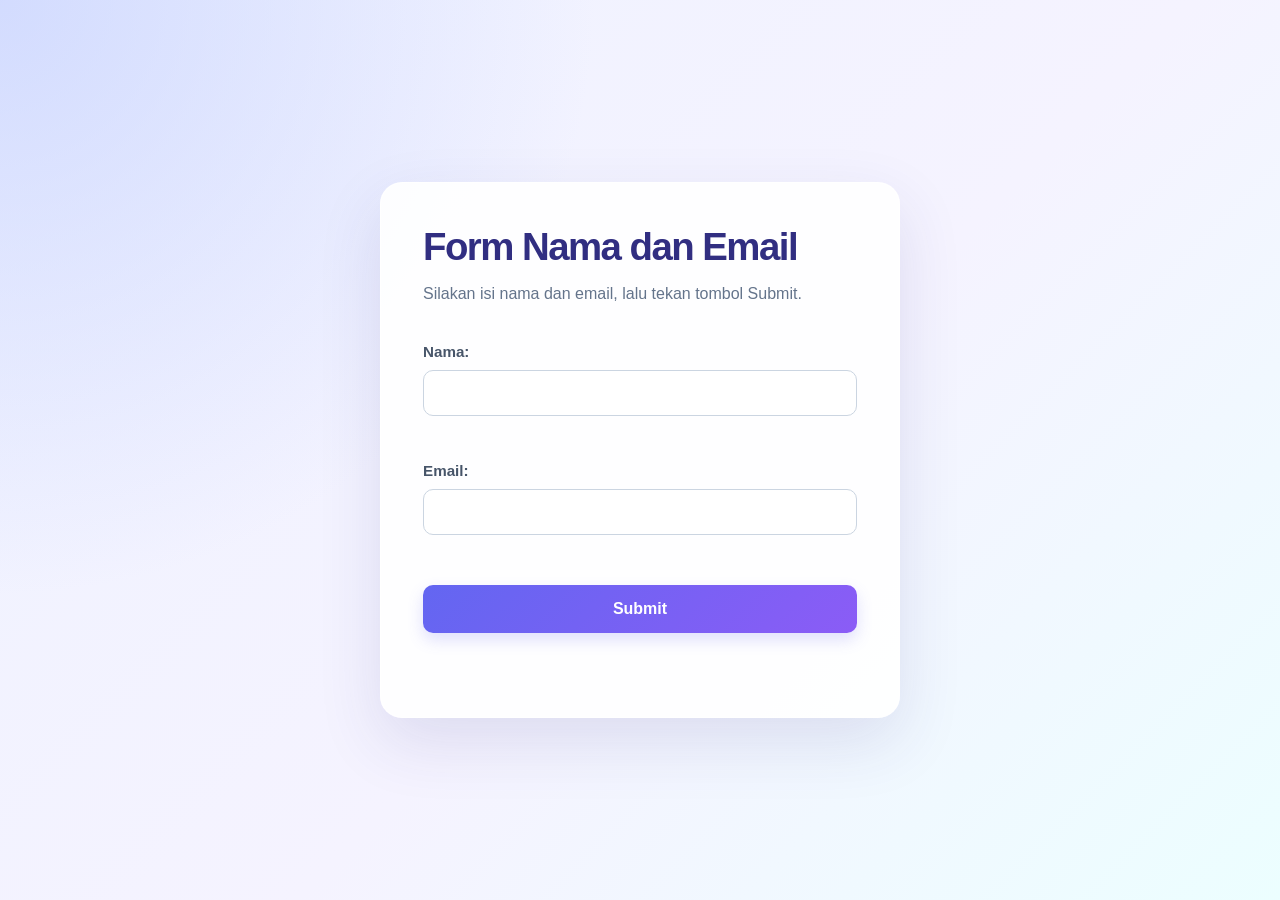
<file: Event Handling/index.html>
<!DOCTYPE html>
<html lang="id">
<head>
    <meta charset="UTF-8">
    <meta name="viewport" content="width=device-width, initial-scale=1.0">
    <title>Form Nama dan Email</title>
    <link rel="stylesheet" href="style.css">
</head>
<body>
    <main>
        <h1>Form Nama dan Email</h1>

        <p>Silakan isi nama dan email, lalu tekan tombol Submit.</p>
        
        <div id="output4"></div>
    </main>

    <script src="event.js"></script>
</body>
</html>
</file>
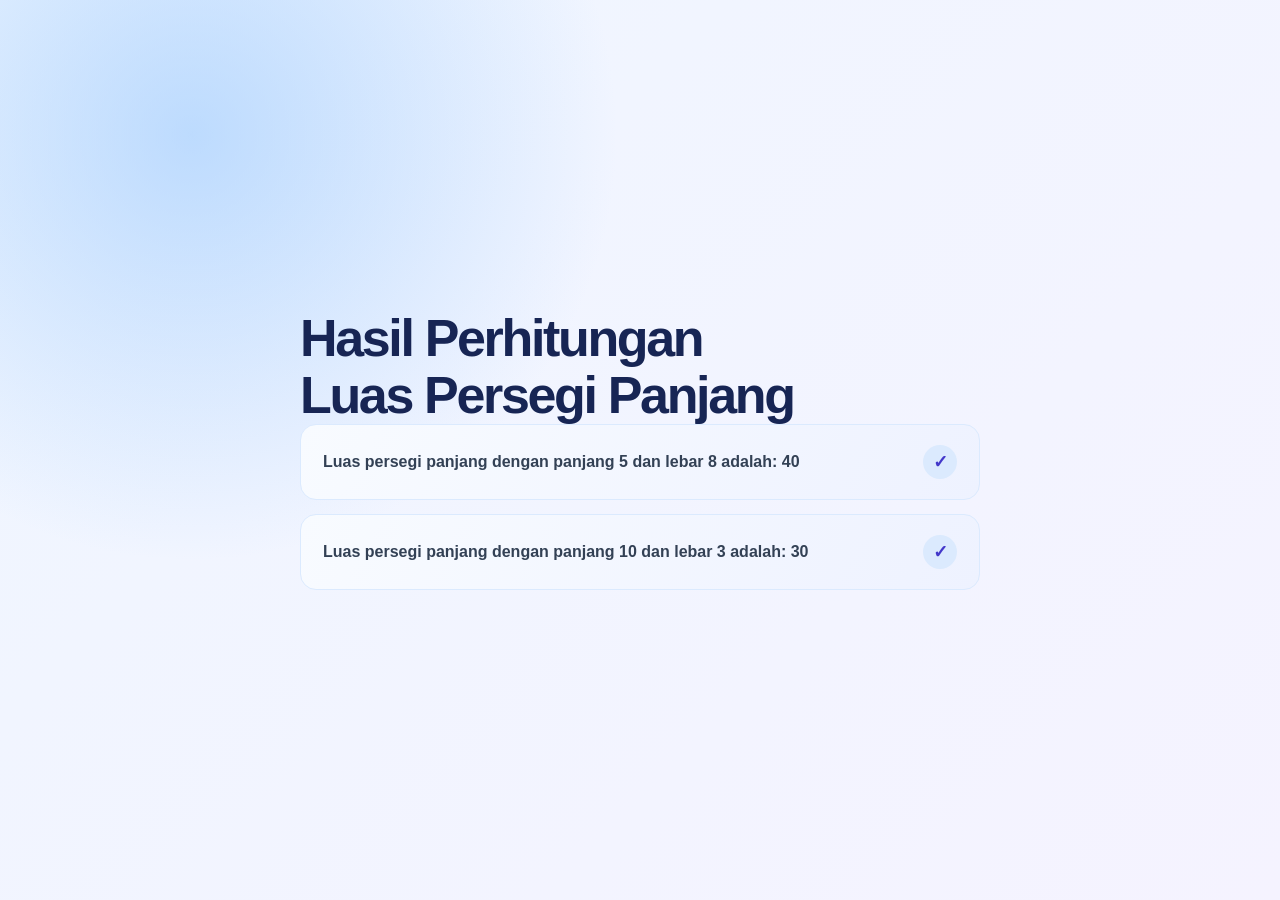
<file: Operator dan Fungsi/index.html>
<!DOCTYPE html>
<html lang="id">

<head>
     <meta charset="UTF-8">
     <meta name="viewport" content="width=device-width, initial-scale=1.0">
     <title>Hasil Perhitungan Luas</title>
     <link rel="stylesheet" href="style.css">
</head>

<body>
     <div class="container">
           <h1>Hasil  Perhitungan Luas Persegi Panjang</h1>
           <div id="hasil"></div> 
     </div>
  


     <script src="script.js"></script>

</body>

</html>
</file>
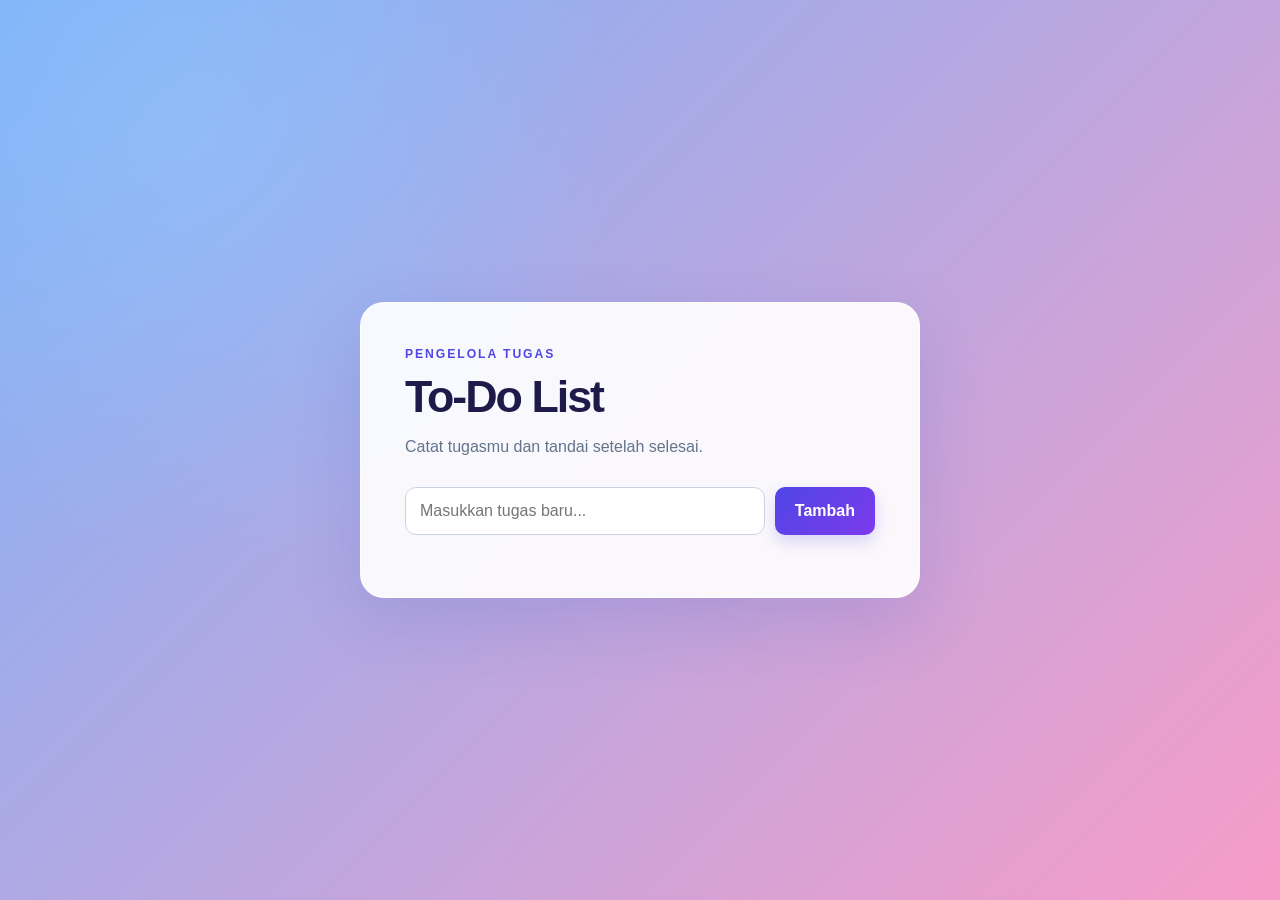
<file: To-do-list/index.html>
<!DOCTYPE html>
<html lang="id">
<head>
    <meta charset="UTF-8">
    <meta name="viewport" content="width=device-width, initial-scale=1.0">
    <title>To-Do List</title>
    <link rel="stylesheet" href="style.css">
</head>
<body>
    <main class="todo-card">
        <p class="eyebrow">PENGELOLA TUGAS</p>
        <h1>To-Do List</h1>
        <p class="description">Catat tugasmu dan tandai setelah selesai.</p>

        <div id="output5"></div>
    </main>

    <script src="dolist.js"></script>
</body>
</html>
</file>
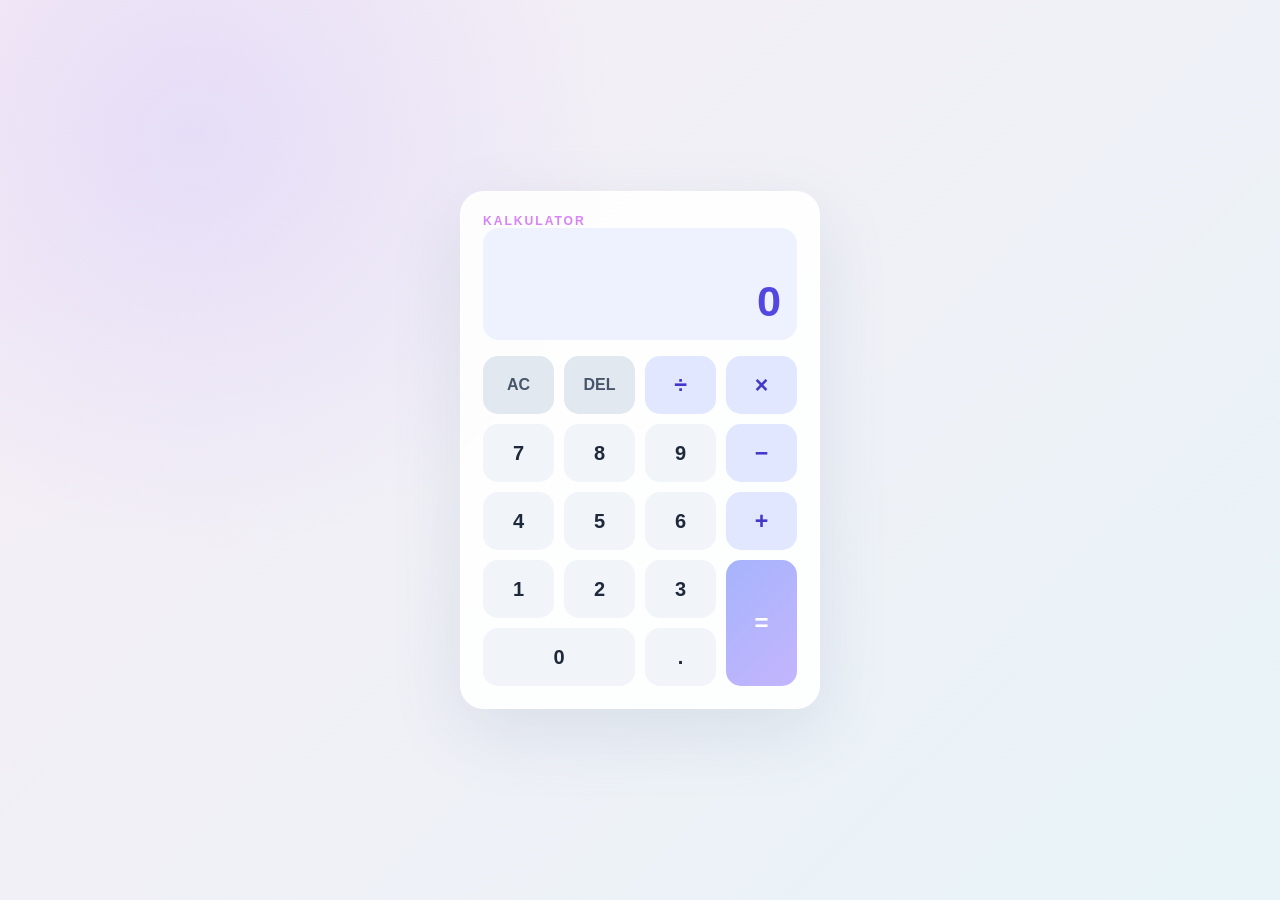
<file: TUGAS/index.html>
<!DOCTYPE html>
<html lang="id">
<head>
    <meta charset="UTF-8">
    <meta name="viewport" content="width=device-width, initial-scale=1.0">
    <title>Kalkulator Sederhana</title>
    <link rel="stylesheet" href="style.css">
</head>
<body>
    <main class="calculator">
        <div class="calculator-heading">
            <p class="eyebrow">KALKULATOR</p>
        </div>

        <section class="display" aria-label="Layar kalkulator">
            <p id="expression" aria-live="polite"></p>
            <output id="display" aria-live="polite">0</output>
        </section>

        <div class="keypad" aria-label="Tombol kalkulator">
            <button type="button" class="key key-utility" data-action="clear">AC</button>
            <button type="button" class="key key-utility" data-action="delete" aria-label="Hapus angka terakhir">DEL</button>
            <button type="button" class="key key-operator" data-operation="divide" aria-label="Bagi">÷</button>
            <button type="button" class="key key-operator" data-operation="multiply" aria-label="Kali">×</button>

            <button type="button" class="key" data-digit="7">7</button>
            <button type="button" class="key" data-digit="8">8</button>
            <button type="button" class="key" data-digit="9">9</button>
            <button type="button" class="key key-operator" data-operation="subtract" aria-label="Kurang">−</button>

            <button type="button" class="key" data-digit="4">4</button>
            <button type="button" class="key" data-digit="5">5</button>
            <button type="button" class="key" data-digit="6">6</button>
            <button type="button" class="key key-operator" data-operation="add" aria-label="Tambah">+</button>

            <button type="button" class="key" data-digit="1">1</button>
            <button type="button" class="key" data-digit="2">2</button>
            <button type="button" class="key" data-digit="3">3</button>
            <button type="button" class="key key-equals" data-action="equals" aria-label="Sama dengan">=</button>

            <button type="button" class="key key-zero" data-digit="0">0</button>
            <button type="button" class="key" data-action="decimal" aria-label="Koma desimal">.</button>
        </div>
    </main>

    <script src="kalkulator.js"></script>
</body>
</html>
</file>
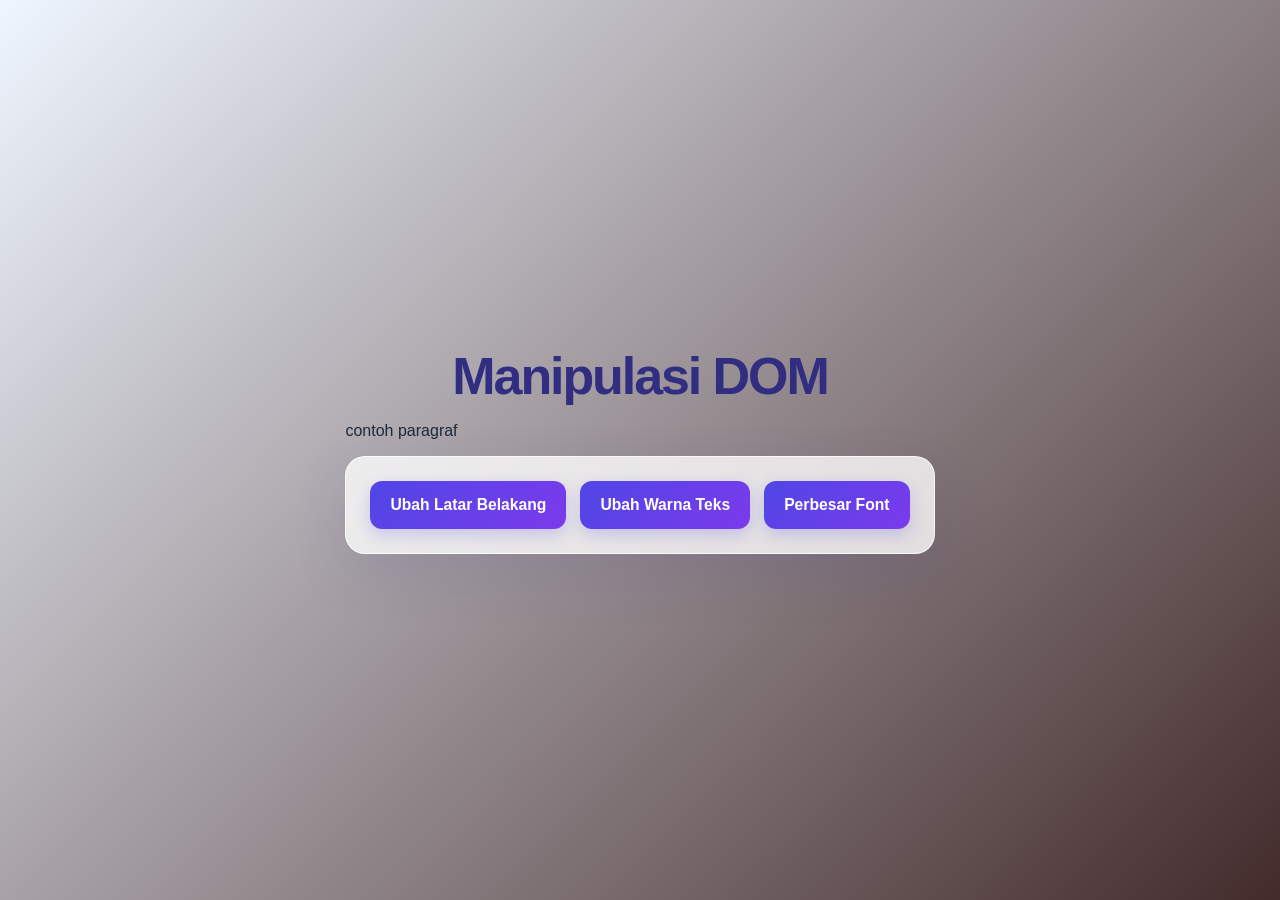
<file: manipulasi DOM/contoh.html>
<!DOCTYPE html>
<html lang="id">

<head>
    <meta charset="UTF-8">
    <meta name="viewport" content="width=device-width, initial-scale=1.0">
    <title>Ubah Tampilan</title>
    <link rel="stylesheet" href="dom.css">
</head>

<body>
    <div class="container">
        <h1>Manipulasi DOM</h1>
        <p>contoh paragraf</p>
        <div id="output3"></div>

    <script src="interactive.js"></script>

</body>

</html>
</file>
<file: Event Handling/style.css>
* {
    box-sizing: border-box;
}

body {
    min-height: 100vh;
    margin: 0;
    padding: 32px 18px;
    display: grid;
    place-items: center;
    font-family: "Segoe UI", Tahoma, Geneva, Verdana, sans-serif;
    color: #334155;
    background:
        radial-gradient(circle at top left, rgba(199, 210, 254, 0.7), transparent 38%),
        linear-gradient(135deg, #eef2ff, #f5f3ff 55%, #ecfeff);
}

main {
    width: min(100%, 520px);
    padding: clamp(26px, 6vw, 42px);
    border: 1px solid rgba(255, 255, 255, 0.85);
    border-radius: 22px;
    background: rgba(255, 255, 255, 0.9);
    box-shadow: 0 24px 65px rgba(49, 46, 129, 0.12);
}

h1 {
    margin: 0;
    color: #312e81;
    font-size: clamp(1.8rem, 5vw, 2.4rem);
    letter-spacing: -0.04em;
}

main > p {
    margin: 12px 0 28px;
    color: #64748b;
    line-height: 1.6;
}

#output4 form {
    display: grid;
    grid-template-columns: 1fr;
    gap: 10px;
}

#output4 label {
    margin-top: 8px;
    color: #475569;
    font-size: 0.95rem;
    font-weight: 700;
}

#output4 input {
    width: 100%;
    min-height: 46px;
    padding: 10px 13px;
    border: 1px solid #cbd5e1;
    border-radius: 10px;
    background: #fff;
    color: #0f172a;
    font: inherit;
    transition: border-color 160ms ease, box-shadow 160ms ease;
}

#output4 input:focus {
    border-color: #6366f1;
    outline: none;
    box-shadow: 0 0 0 3px rgba(99, 102, 241, 0.16);
}

#output4 button {
    min-height: 48px;
    margin-top: 12px;
    border: 0;
    border-radius: 10px;
    background: linear-gradient(135deg, #6366f1, #8b5cf6);
    color: #fff;
    font: inherit;
    font-weight: 700;
    cursor: pointer;
    box-shadow: 0 7px 16px rgba(99, 102, 241, 0.2);
    transition: transform 160ms ease, filter 160ms ease;
}

#output4 button:hover {
    transform: translateY(-1px);
    filter: brightness(1.08);
}

#output4 button:focus-visible {
    outline: 3px solid #c5ccef;
    outline-offset: 3px;
}

#error-message {
    min-height: 1.5em;
    margin-top: 8px;
    line-height: 1.5;
}
</file>
<file: Operator dan Fungsi/style.css>
* {
    box-sizing: border-box;
}

body {
    min-height: 100vh;
    margin: 0;
    padding: 32px 20px;
    display: grid;
    place-items: center;
    font-family: "Segoe UI", Tahoma, Geneva, Verdana, sans-serif;
    color: #172554;
    background:
        radial-gradient(circle at 15% 15%, rgba(147, 197, 253, 0.55), transparent 32%),
        linear-gradient(135deg, #eff6ff, #f5f3ff);
}

.container {
    width: min(100%, 680px);
}

.card {
    padding: clamp(28px, 7vw, 56px);
    border: 1px solid rgba(255, 255, 255, 0.8);
    border-radius: 24px;
    background: rgba(255, 255, 255, 0.88);
    box-shadow: 0 24px 70px rgba(30, 64, 175, 0.14);
    backdrop-filter: blur(12px);
}

.eyebrow {
    margin: 0 0 12px;
    color: #4f46e5;
    font-size: 0.76rem;
    font-weight: 800;
    letter-spacing: 0.16em;
}

h1 {
    max-width: 520px;
    margin: 0;
    font-size: clamp(2rem, 6vw, 3.25rem);
    line-height: 1.1;
    letter-spacing: -0.045em;
}

.description {
    margin: 16px 0 30px;
    color: #64748b;
    font-size: 1rem;
    line-height: 1.6;
}

#hasil {
    display: grid;
    gap: 14px;
}

#hasil p {
    display: flex;
    align-items: center;
    justify-content: space-between;
    gap: 16px;
    margin: 0;
    padding: 20px 22px;
    border: 1px solid #dbeafe;
    border-radius: 16px;
    background: linear-gradient(120deg, #f8fbff, #eef2ff);
    color: #334155;
    font-weight: 600;
    line-height: 1.5;
}

#hasil p::after {
    content: "✓";
    flex: 0 0 auto;
    display: grid;
    width: 34px;
    height: 34px;
    place-items: center;
    border-radius: 50%;
    background: #dbeafe;
    color: #4338ca;
    font-size: 1.1rem;
    font-weight: 800;
}

@media (max-width: 480px) {
    body {
        padding: 20px 14px;
    }

    .card {
        border-radius: 18px;
    }

    #hasil p {
        padding: 16px;
    }
}
</file>
<file: To-do-list/style.css>
* {
    box-sizing: border-box;
}

body {
    min-height: 100vh;
    margin: 0;
    padding: 32px 18px;
    display: grid;
    place-items: center;
    font-family: "Segoe UI", Tahoma, Geneva, Verdana, sans-serif;
    color: #172554;
    background:
        radial-gradient(circle at 15% 15%, rgba(147, 197, 253, 0.55), transparent 32%),
        linear-gradient(135deg, #7cb2f8, #f79cc8);
}

.todo-card {
    width: min(100%, 560px);
    padding: clamp(26px, 6vw, 44px);
    border: 1px solid rgba(255, 255, 255, 0.85);
    border-radius: 24px;
    background: rgba(255, 255, 255, 0.92);
    box-shadow: 0 24px 70px rgba(30, 64, 175, 0.14);
}

.eyebrow {
    margin: 0 0 10px;
    color: #4f46e5;
    font-size: 0.76rem;
    font-weight: 800;
    letter-spacing: 0.16em;
}

h1 {
    margin: 0;
    color: #1e1b4b;
    font-size: clamp(2rem, 6vw, 2.8rem);
    letter-spacing: -0.045em;
}

.description {
    margin: 12px 0 28px;
    color: #64748b;
    line-height: 1.6;
}

#output5 {
    display: grid;
    grid-template-columns: minmax(0, 1fr) auto;
    gap: 14px 10px;
}

#task-input {
    min-width: 0;
    min-height: 48px;
    padding: 11px 14px;
    border: 1px solid #cbd5e1;
    border-radius: 11px;
    color: #0f172a;
    font: inherit;
}

#task-input:focus {
    border-color: #6366f1;
    outline: none;
    box-shadow: 0 0 0 3px rgba(99, 102, 241, 0.16);
}

#add-task,
#task-list button {
    border: 0;
    border-radius: 10px;
    color: #fff;
    font: inherit;
    font-weight: 700;
    cursor: pointer;
    transition: filter 160ms ease, transform 160ms ease;
}

#add-task {
    padding: 0 20px;
    background: linear-gradient(135deg, #4f46e5, #7c3aed);
    box-shadow: 0 7px 16px rgba(79, 70, 229, 0.2);
}

#add-task:hover,
#task-list button:hover {
    transform: translateY(-1px);
    filter: brightness(1.08);
}

#task-list {
    grid-column: 1 / -1;
    display: grid;
    gap: 10px;
    margin: 4px 0 0;
    padding: 0;
    list-style: none;
}

#task-list li {
    display: grid;
    grid-template-columns: auto minmax(0, 1fr) auto;
    align-items: center;
    gap: 12px;
    min-height: 54px;
    padding: 10px 12px;
    border: 1px solid #e2e8f0;
    border-radius: 12px;
    background: #f8fafc;
    color: #334155;
    overflow-wrap: anywhere;
}

#task-list input[type="checkbox"] {
    width: 18px;
    height: 18px;
    margin: 0;
    accent-color: #4f46e5;
    cursor: pointer;
}

#task-list button {
    padding: 8px 11px;
    background: #e11d48;
    font-size: 0.88rem;
}

#add-task:focus-visible,
#task-list button:focus-visible,
#task-list input[type="checkbox"]:focus-visible {
    outline: 3px solid #a5b4fc;
    outline-offset: 3px;
}

@media (max-width: 420px) {
    body {
        padding: 18px 12px;
    }

    .todo-card {
        border-radius: 18px;
    }

    #output5 {
        grid-template-columns: 1fr;
    }

    #add-task {
        min-height: 46px;
    }

    #task-list {
        grid-column: 1;
    }
}
</file>
<file: TUGAS/style.css>
* {
    box-sizing: border-box;
}

body {
    min-height: 100vh;
    margin: 0;
    padding: 32px 18px;
    display: grid;
    place-items: center;
    font-family: "Segoe UI", Tahoma, Geneva, Verdana, sans-serif;
    color: #26324f;
    background:
        radial-gradient(circle at 15% 15%, rgba(196, 181, 253, 0.3), transparent 32%),
        linear-gradient(135deg, #f7edf5, #e8f4f8);
}

.calculator {
    width: min(100%, 360px);
    padding: 22px;
    border: 1px solid rgba(255, 255, 255, 0.85);
    border-radius: 24px;
    background: rgba(255, 255, 255, 0.88);
    box-shadow: 0 24px 70px rgba(92, 110, 150, 0.14);
}

.eyebrow {
    margin: 0;
    color: #d882f7;
    font-size: 0.76rem;
    font-weight: 800;
    letter-spacing: 0.16em;
}

h1 {
    margin: 5px 0 18px;
    color: #e68b64;
    font-size: 1.15rem;
    letter-spacing: -0.02em;
}

.display {
    min-height: 112px;
    margin-bottom: 16px;
    padding: 14px 16px;
    display: flex;
    flex-direction: column;
    align-items: flex-end;
    justify-content: flex-end;
    overflow: hidden;
    border-radius: 16px;
    background: #eef2ff;
    text-align: right;
}

#expression {
    width: 100%;
    min-height: 1.4em;
    margin: 0 0 6px;
    color: #4d83d0;
    font-size: 0.95rem;
    overflow-wrap: anywhere;
}

#display {
    max-width: 100%;
    color: #5247e1;
    font-size: clamp(2rem, 10vw, 2.7rem);
    font-weight: 700;
    line-height: 1.1;
    overflow-wrap: anywhere;
}

.keypad {
    display: grid;
    grid-template-columns: repeat(4, 1fr);
    gap: 10px;
}

.key {
    min-width: 0;
    min-height: 58px;
    border: 0;
    border-radius: 15px;
    background: #f1f5f9;
    color: #1e293b;
    font: inherit;
    font-size: 1.25rem;
    font-weight: 700;
    cursor: pointer;
    transition: background-color 160ms ease, transform 160ms ease;
}

.key:hover {
    transform: translateY(-1px);
    background: #e2e8f0;
}

.key:focus-visible {
    outline: 3px solid #a5b4fc;
    outline-offset: 3px;
}

.key-utility {
    background: #e2e8f0;
    color: #475569;
    font-size: 1rem;
}

.key-operator {
    background: #e0e7ff;
    color: #4338ca;
    font-size: 1.45rem;
}

.key-operator:hover {
    background: #c7d2fe;
}

.key-equals {
    grid-row: span 2;
    background: linear-gradient(135deg, #a5b4fc, #c4b5fd);
    color: #312e81;
    color: #fff;
    font-size: 1.5rem;
}

.key-equals:hover {
    background: linear-gradient(135deg, #c7d2fe, #ddd6fe);
}

.key-zero {
    grid-column: span 2;
}

@media (max-width: 420px) {
    body {
        padding: 18px 12px;
    }

    .calculator {
        padding: 18px;
        border-radius: 18px;
    }

    .keypad {
        gap: 8px;
    }

    .key {
        min-height: 54px;
    }
}
</file>
<file: manipulasi DOM/dom.css>
* {
    box-sizing: border-box;
}

body {
    min-height: 100vh;
    margin: 0;
    padding: 48px 24px;
    display: flex;
    flex-direction: column;
    align-items: center;
    justify-content: center;
    gap: 24px;
    font-family: "Segoe UI", Tahoma, Geneva, Verdana, sans-serif;
    color: #1e293b;
    background: linear-gradient(135deg, #eff6ff, #432b2b);
    transition: background-color 250ms ease, color 250ms ease, font-size 250ms ease;
}

h1 {
    margin: 0;
    color: #312e81;
    font-size: clamp(2rem, 6vw, 3.25rem);
    letter-spacing: -0.04em;
    text-align: center;
}

#output3 {
    width: min(100%, 720px);
    display: flex;
    flex-wrap: wrap;
    justify-content: center;
    gap: 14px;
    padding: 24px;
    border: 1px solid rgba(255, 255, 255, 0.8);
    border-radius: 20px;
    background: rgba(255, 255, 255, 0.78);
    box-shadow: 0 20px 55px rgba(49, 46, 129, 0.12);
}

#output3 button {
    min-height: 48px;
    padding: 12px 20px;
    border: 0;
    border-radius: 12px;
    color: #fff;
    background: linear-gradient(135deg, #4f46e5, #7c3aed);
    box-shadow: 0 6px 16px rgba(79, 70, 229, 0.22);
    font: inherit;
    font-size: 0.98rem;
    font-weight: 700;
    cursor: pointer;
    transition: transform 160ms ease, box-shadow 160ms ease, filter 160ms ease;
}

#output3 button:hover {
    transform: translateY(-2px);
    filter: brightness(1.08);
    box-shadow: 0 10px 22px rgba(79, 70, 229, 0.28);
}

#output3 button:active {
    transform: translateY(0);
}

#output3 button:focus-visible {
    outline: 3px solid #a5b4fc;
    outline-offset: 3px;
}

@media (max-width: 520px) {
    body {
        padding: 32px 16px;
    }

    #output3 {
        padding: 18px;
    }

    #output3 button {
        width: 100%;
    }
}
</file>
